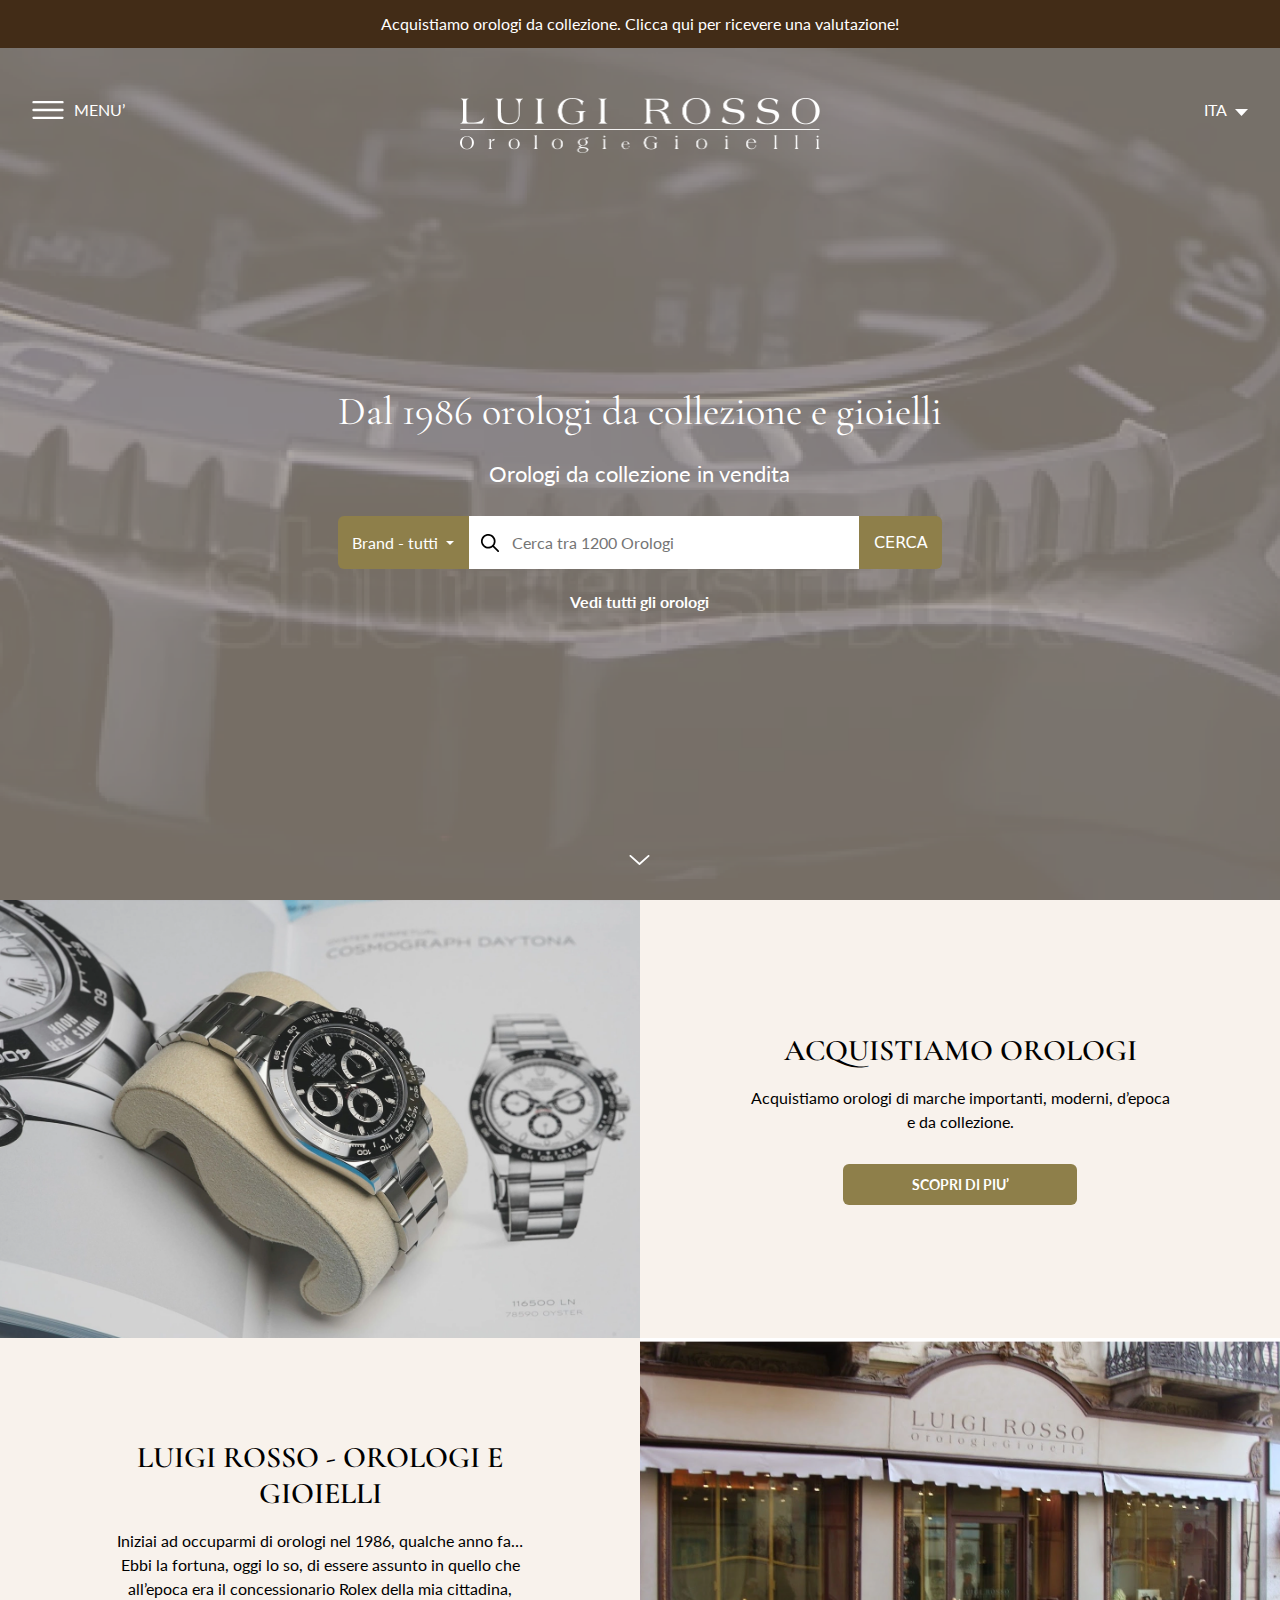
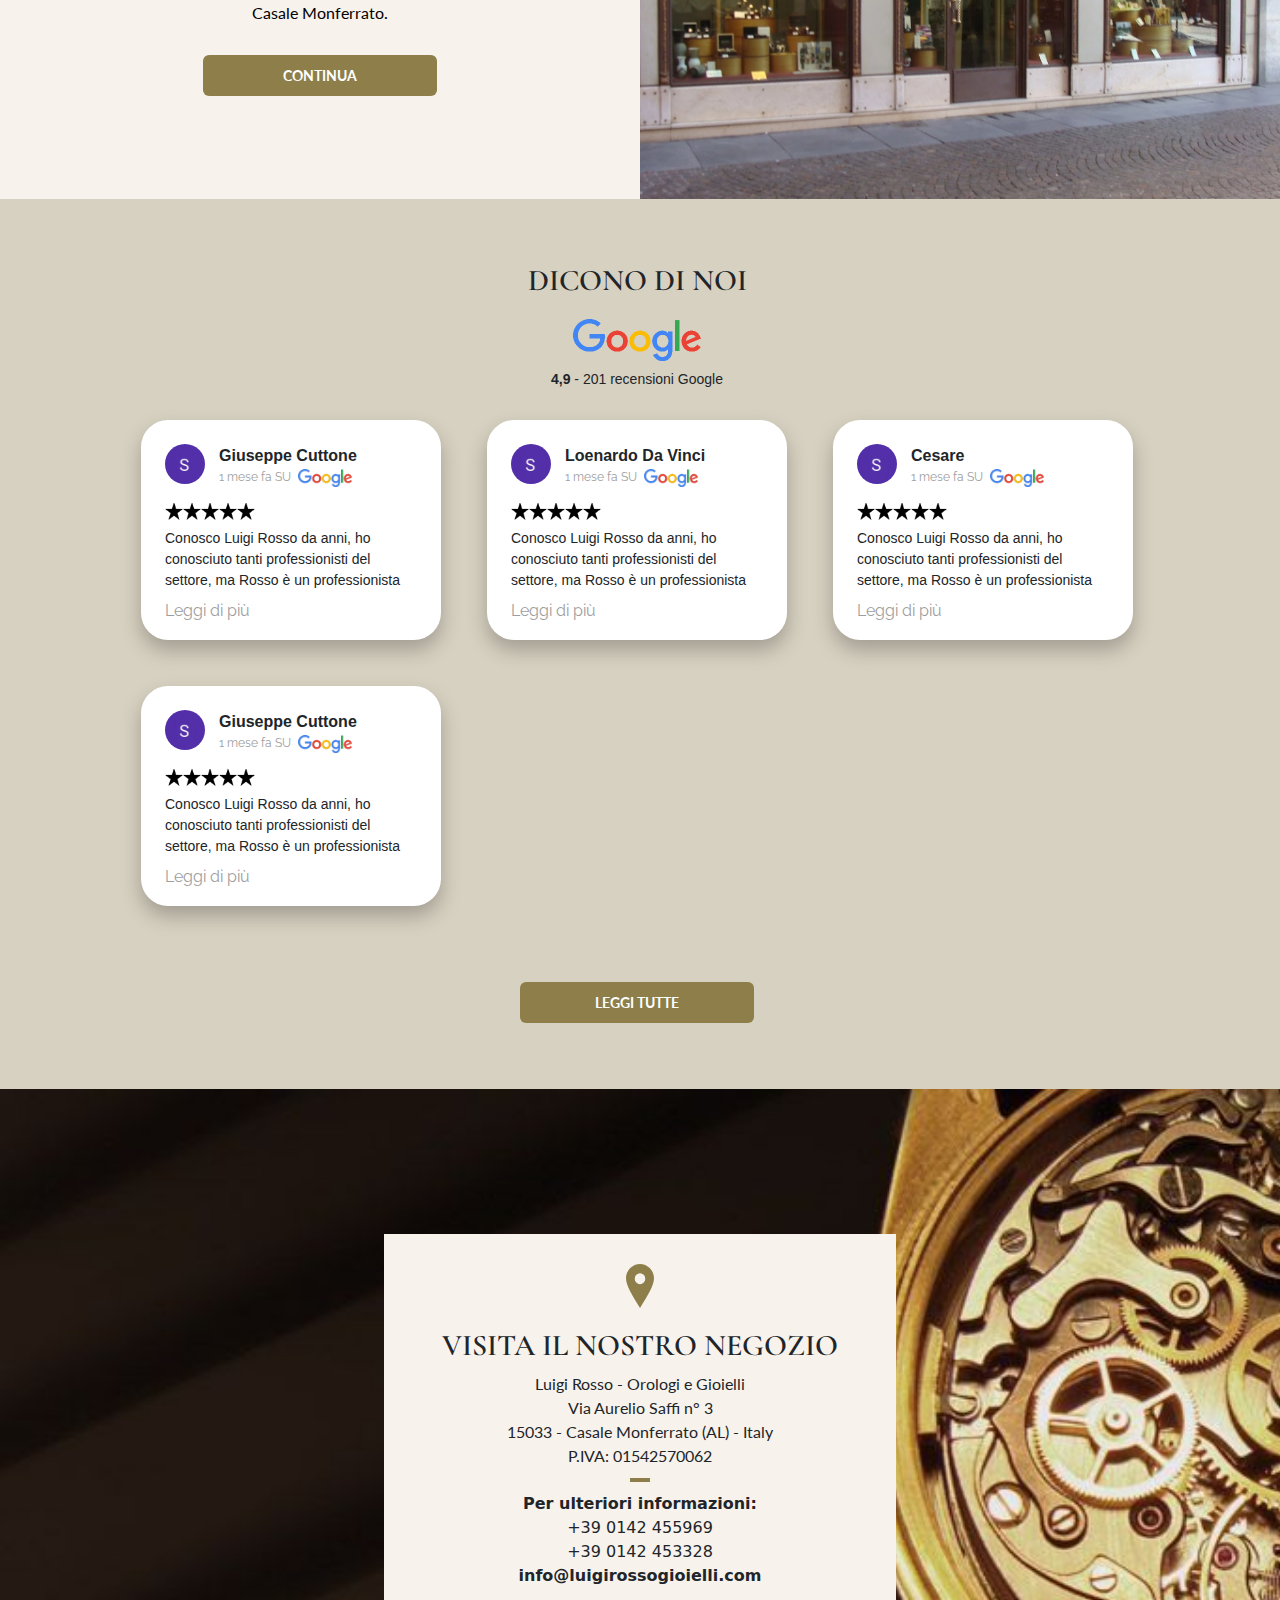
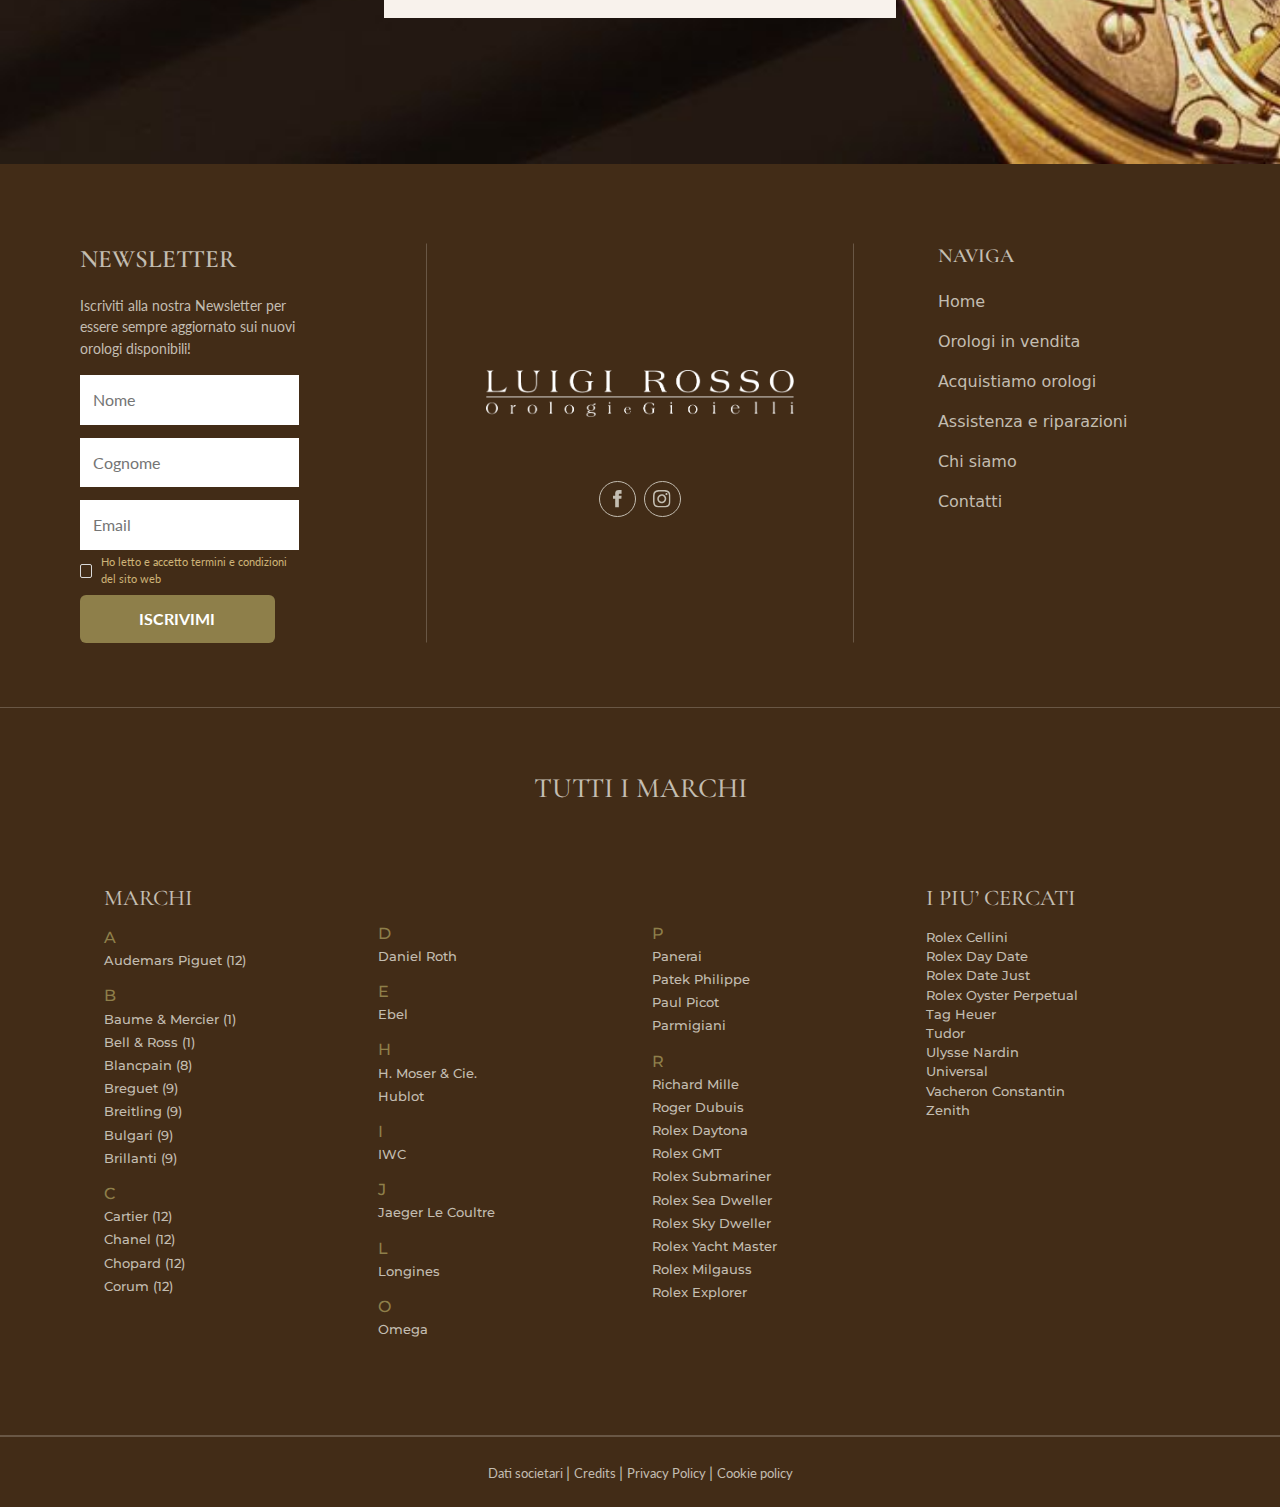
<file: html_challenge/index.html>
<!DOCTYPE html>
<html lang="en">
  <head>
    <meta charset="UTF-8" />
    <meta
      name="viewport"
      content="width=device-width, initial-scale=1.0, maximum-scale=1.0"
    />

    <link
      href="https://cdn.jsdelivr.net/npm/bootstrap@5.3.3/dist/css/bootstrap.min.css"
      rel="stylesheet"
      integrity="sha384-QWTKZyjpPEjISv5WaRU9OFeRpok6YctnYmDr5pNlyT2bRjXh0JMhjY6hW+ALEwIH"
      crossorigin="anonymous"
    />
    <link type="text/css" rel="stylesheet" href="index.css" />
    <title>Luigi Rosso</title>
  </head>
  <body>
    <!-- HERO -->
    <div id="hero" class="position-relative">
      <div
        class="vh-100 w-100 d-sm-none position-absolute top-0 start-0 ratio"
        style="
          background: url('./assets/hero-mobile.jpg');
          z-index: -10;
          background-size: cover;
        "
      ></div>
      <video
        class="d-none d-sm-flex ratio-16x9 position-absolute top-0 start-0 h-100 w-100 object-fit-cover"
        style="z-index: -10"
        poster="./assets/hero.png"
        loop
        autoplay
      >
        <source src="./assets/hero-video.mp4" type="video/mp4" />
        Sorry, your browser doesn't support HTML5 video tag.
      </video>
      <div
        class="position-absolute h-100 w-100"
        style="background-color: var(--dark-brown-transparent); z-index: -1"
      ></div>
      <div class="container-fluid vh-100 w-100 p-0 d-flex flex-column">
        <header
          class="w-100 d-flex justify-content-center align-items-center bg-dark-brown"
        >
          <p
            class="text-white m-0 text-center text-11-to-16 lato-regular"
            style="padding: 0.75rem 0px"
          >
            Acquistiamo orologi da collezione. Clicca qui per ricevere una
            valutazione!
          </p>
        </header>
        <div
          class="row flex-grow-1 d-none d-sm-flex"
          style="margin: 3.15rem 2rem 0px 2rem"
        >
          <div class="col-2 p-0">
            <a
              class="text-white text-16 lato-regular text-center d-inline-flex align-items-center menu-button"
              style="gap: 0.6rem"
            >
              <img src="./assets/menu.svg" height="18" width="32" />
              MENU’
            </a>
          </div>
          <div
            class="col-8 p-0 d-flex flex-column align-items-center justify-content-between"
          >
            <img src="./assets/title.png" width="360" height="55" />
            <main class="d-flex flex-column align-items-center">
              <h1
                class="cormorant-garamond-regular text-white text-40"
                style="margin-bottom: 26px"
              >
                Dal 1986 orologi da collezione e gioielli
              </h1>
              <h2
                class="lato-regular text-white text-22"
                style="margin-bottom: 28px"
              >
                Orologi da collezione in vendita
              </h2>
              <form class="d-flex flex-row w-100" style="margin-bottom: 21px">
                <div class="dropdown lato-regular">
                  <button
                    class="dropdown-toggle border-0 lato-regular bg-light-brown text-white text-16"
                    style="padding: 0.9rem; border-radius: 6px 0px 0px 6px"
                    type="button"
                    id="dropdownMenuButton1"
                    data-bs-toggle="dropdown"
                    aria-expanded="false"
                  >
                    Brand - tutti
                  </button>
                  <ul
                    class="dropdown-menu"
                    aria-labelledby="dropdownMenuButton1"
                  >
                    <li><a class="dropdown-item" href="#">Watch</a></li>
                    <li>
                      <a class="dropdown-item" href="#">Jewelry</a>
                    </li>
                  </ul>
                </div>
                <div class="input-group">
                  <span
                    class="input-group-text rounded-0 border-0 bg-white"
                    id="basic-addon1"
                    ><img src="./assets/len.svg"
                  /></span>
                  <input
                    type="text"
                    class="lato-regular border-0 flex-fill"
                    placeholder="Cerca tra 1200 Orologi"
                  />
                </div>
                <button
                  class="bg-light-brown text-white text-16 border-0"
                  style="border-radius: 0px 6px 6px 0px; padding: 0.9rem"
                >
                  CERCA
                </button>
              </form>
              <a class="text-white text-16 lato-bold">Vedi tutti gli orologi</a>
            </main>
            <a style="margin-bottom: 28px"
              ><img
                src="./assets/arrow-down-outline.svg"
                height="10"
                width="21"
            /></a>
          </div>
          <div class="col-2 p-0 position-relative">
            <a
              class="text-white text-16 lato-regular text-center position-absolute end-0"
            >
              ITA
              <img
                src="./assets/arrow-down.svg"
                height="7"
                width="13"
                style="margin-left: 0.3rem"
              />
            </a>
          </div>
        </div>
        <!-- NAV MOBILE -->
        <div class="d-sm-none row" style="padding: 1.13rem 1.25rem 0px 1.25rem">
          <div class="d-flex flex-row justify-content-between">
            <a
              class="menu-button lato-regular text-center d-flex align-items-center"
              style="gap: 0.6rem"
            >
              <img src="./assets/menu.svg" height="18" width="32" />
            </a>
            <a class="text-white text-16 lato-regular text-center">
              ITA
              <img
                src="./assets/arrow-down.svg"
                height="7"
                width="13"
                style="margin-left: 0.3rem"
              />
            </a>
          </div>
        </div>
        <div class="d-sm-none row flex-grow-1" style="padding: 0px 1.25rem">
          <div
            class="d-flex flex-column align-items-center justify-content-center"
          >
            <img
              src="./assets/title.png"
              width="276"
              height="42"
              style="margin-bottom: 27px"
            />
            <h1
              class="cormorant-garamond-regular text-white text-28"
              style="margin-bottom: 34px"
            >
              Dal 1986 orologi da collezione e gioielli
            </h1>
            <h2
              class="lato-regular text-white text-14"
              style="margin-bottom: 10px"
            >
              Orologi da collezione in vendita
            </h2>
            <form class="d-flex flex-column w-100" style="margin-bottom: 21px">
              <div class="dropdown lato-regular">
                <button
                  class="dropdown-toggle border-0 lato-regular bg-light-brown text-white text-14 w-100 d-flex justify-content-between align-items-center"
                  style="
                    padding: 0.75rem 1.25rem;
                    border-radius: 8px 8px 0px 0px;
                  "
                  type="button"
                  id="dropdownMenuButton1"
                  data-bs-toggle="dropdown"
                  aria-expanded="false"
                >
                  Brand - tutti
                </button>
                <ul
                  class="dropdown-menu w-100"
                  aria-labelledby="dropdownMenuButton1"
                >
                  <li><a class="dropdown-item" href="#">Watch</a></li>
                  <li>
                    <a class="dropdown-item" href="#">Jewelry</a>
                  </li>
                </ul>
              </div>
              <div
                class="bg-white text-center"
                style="border-radius: 0px 0px 8px 8px; margin-bottom: 10px"
              >
                <label class="label-icon">
                  <input
                    type="text"
                    class="lato-regular border-0 flex-fill text-14"
                    style="padding: 1rem 2rem"
                    placeholder="Cerca tra 1200 Orologi"
                  />
                </label>
              </div>
              <button
                class="bg-light-brown lato-bold text-white text-16 border-0"
                style="border-radius: 8px; padding: 0.75rem"
              >
                CERCA
              </button>
            </form>
            <a class="text-white text-16 lato-bold">Vedi tutti gli orologi</a>
          </div>
        </div>
      </div>
    </div>
    <!-- MENU -->
    <div id="menu-view" class="container-fluid custom-hide-menu">
      <div
        class="h-100 w-100 d-flex justify-content-center position-relative"
        style="margin: 3.15rem 2rem 0px 2rem"
      >
        <a
          id="close-menu-button"
          class="text-white text-16 lato-regular text-center d-inline-flex align-items-center position-absolute start-0 top-0"
          style="gap: 0.6rem"
        >
          <img src="./assets/cross.svg" height="25" width="25" />
          CHIUDI
        </a>
        <div
          class="d-flex flex-column align-items-center"
          style="margin-top: 4rem; gap: 2.3rem"
        >
          <img src="./assets/title.png" height="50" width="326" />
          <div class="text-center">
            <a class="custom-menu-h2">ROLOGI IN VENDITA</a>
            <p class="custom-menu-p">DA COLLEZIONE</p>
          </div>
          <div class="text-center">
            <a class="custom-menu-h2">ACQUISTO OROLOGI</a>
            <p class="custom-menu-p">VUOI VENDERE IL TUO?</p>
          </div>
          <div class="text-center">
            <a class="custom-menu-h2">ASSISTENZA</a>
            <p class="custom-menu-p">E RIPARAZIONI</p>
          </div>
          <div class="text-center">
            <a class="custom-menu-h2">LUIGI ROSSO</a>
            <p class="custom-menu-p">CHI SIAMO</p>
          </div>
          <a class="custom-menu-h2">CONTATTI</a>
          <div class="d-inline-flex gap-2">
            <img src="./assets/facebook_icon.svg" />
            <img src="./assets/instagram_icon.svg" />
          </div>
        </div>
      </div>
    </div>
    <!-- FEATURES -->
    <div id="features" class="container-fluid">
      <div class="row d-none d-sm-flex">
        <div class="col-6 p-0">
          <img
            src="./assets/image_1.png"
            height="493"
            class="w-100 h-100 ratio-1x1"
          />
        </div>
        <div
          class="col-6 p-0 bg-light-yellow d-flex justify-content-center align-items-center"
        >
          <div
            class="col-sm-8 text-black align-items-center d-flex flex-column"
          >
            <h3
              class="cormorant-garamond-semibold custom-feature-h3 text-center text-30-to-25"
            >
              ACQUISTIAMO OROLOGI
            </h3>
            <p class="lato-regular custom-feature-p text-center text-16-to-14">
              Acquistiamo orologi di marche importanti, moderni, d’epoca e da
              collezione.
            </p>
            <button
              class="btn btn-primary lato-bold custom-feature-button"
              type="submit"
            >
              SCOPRI DI PIU’
            </button>
          </div>
        </div>
      </div>
      <div class="row d-none d-sm-flex">
        <div
          class="col-6 p-0 bg-light-yellow d-flex justify-content-center align-items-center"
        >
          <div
            class="col-sm-8 text-black align-items-center d-flex flex-column"
          >
            <h3
              class="cormorant-garamond-semibold custom-feature-h3 text-center text-30-to-25"
            >
              LUIGI ROSSO - OROLOGI E GIOIELLI
            </h3>
            <p class="lato-regular custom-feature-p text-center text-16-to-14">
              Iniziai ad occuparmi di orologi nel 1986, qualche anno fa… Ebbi la
              fortuna, oggi lo so, di essere assunto in quello che all’epoca era
              il concessionario Rolex della mia cittadina, Casale Monferrato.
            </p>
            <button
              class="btn btn-primary lato-bold custom-feature-button"
              type="submit"
            >
              CONTINUA
            </button>
          </div>
        </div>
        <div class="col-6 p-0">
          <img
            src="./assets/image_2.png"
            style="aspect-ratio: 360/259"
            class="w-100 h-100"
          />
        </div>
      </div>
      <!-- FEATURES MOBILE -->
      <div class="row d-sm-none vh-100">
        <div
          class="bg-light-yellow d-flex justify-content-center align-items-center"
          style="padding: 40px"
        >
          <div
            class="text-black justify-content-center align-items-center d-flex flex-column"
          >
            <h3
              class="cormorant-garamond-semibold custom-feature-h3 text-center text-30-to-25"
            >
              ACQUISTIAMO OROLOGI
            </h3>
            <p class="lato-regular custom-feature-p text-center text-16-to-14">
              Acquistiamo orologi di marche importanti, moderni, d’epoca e da
              collezione.
            </p>
            <button
              class="btn btn-primary lato-bold custom-feature-button"
              type="submit"
            >
              SCOPRI DI PIU’
            </button>
          </div>
        </div>
        <div
          class="p-0 w-100 h-auto"
          style="
            background: url('./assets/image_1.png');
            background-size: cover;
            aspect-ratio: 720/493;
          "
        ></div>
      </div>
      <div class="row d-sm-none vh-100">
        <div
          class="bg-light-yellow d-flex justify-content-center align-items-center"
          style="padding: 40px"
        >
          <div
            class="text-black justify-content-center align-items-center d-flex flex-column"
          >
            <h3
              class="cormorant-garamond-semibold custom-feature-h3 text-center text-30-to-25"
            >
              LUIGI ROSSO OROLOGI E GIOIELLI
            </h3>
            <p class="lato-regular custom-feature-p text-center text-16-to-14">
              Iniziai ad occuparmi di orologi nel 1986, qualche anno fa… Ebbi la
              fortuna, oggi lo so, di essere assunto in quello che all’epoca era
              il concessionario Rolex della mia cittadina, Casale Monferrato.
            </p>
            <button
              class="btn btn-primary lato-bold custom-feature-button"
              type="submit"
            >
              CONTINUA
            </button>
          </div>
        </div>
        <div
          class="p-0 w-100 h-auto"
          style="
            background: url('./assets/image_2.png');
            background-size: cover;
            aspect-ratio: 360/259;
          "
        ></div>
      </div>
    </div>
    <!-- REVIEWS -->
    <div
      id="reviews"
      class="container-fluid bg-semi-dark-yellow"
      style="padding: 64px 72px 66px 66px"
    >
      <div
        class="row justify-content-center align-content-center"
        style="font-size: 30px"
      >
        <div
          class="justify-content-center align-items-center cormorant-garamond-semibold"
        >
          <h3 class="cormorant-garamond-semibold custom-feature-h3 text-center">
            DICONO DI NOI
          </h3>
          <div class="d-flex justify-content-center align-items-center">
            <img
              src="./assets/google_logo_big.png"
              style="margin-bottom: 8px; margin-top: 20px"
              height="42px"
              width="128px"
            />
          </div>
          <p
            class="text-center arial-regular"
            style="font-size: 14px; margin-bottom: 30px"
          >
            <span class="arial-bold">4,9</span> - 201 recensioni Google
          </p>
        </div>
      </div>
      <div id="reviewsContainer" class="row d-none d-sm-grid"></div>
      <!-- REVIEW CAROUSEL MOBILE -->
      <div id="carouselReviewsContainer" class="row d-sm-none d-flex"></div>
      <div class="text-center d-sm-none">
        <span class="custom-carousel-dot"></span>
        <span class="custom-carousel-dot"></span>
        <span class="custom-carousel-dot"></span>
      </div>
      <div class="row justify-content-center align-items-center">
        <button
          class="btn btn-primary lato-bold custom-feature-button"
          type="submit"
        >
          LEGGI TUTTE
        </button>
      </div>
    </div>
    <!-- CONTACT -->
    <div class="position-relative p-0 w-100">
      <div class="container-fluid contactContainer">
        <div class="contactCard">
          <img src="./assets/pin.svg" height="43.48px" width="28.99px" />
          <h3
            class="cormorant-garamond-semibold custom-feature-h3 text-center"
            style="margin: 20px 0px 8px 0px"
          >
            VISITA IL NOSTRO NEGOZIO
          </h3>
          <div class="text-center lato-regular" style="font-size: 16px">
            <p>Luigi Rosso - Orologi e Gioielli</p>
            <p>Via Aurelio Saffi n° 3</p>
            <p>15033 - Casale Monferrato (AL) - Italy</p>
            <p>P.IVA: 01542570062</p>
          </div>
          <div
            style="width: 1.3rem; border: 2px solid #8e7f4a; margin: 10px 0px"
          ></div>
          <strong>Per ulteriori informazioni:</strong>
          <p>+39 0142 455969</p>
          <p>+39 0142 453328</p>
          <strong>info@luigirossogioielli.com</strong>
        </div>
      </div>
    </div>
    <!-- FOOTER -->
    <div class="container-fluid bg-dark-brown min-vh-100">
      <div
        class="row"
        style="
          padding: 5rem 0px 4rem 0px;
          border-bottom: 1px solid var(--light-grey-transparent);
        "
      >
        <div
          class="col-12 col-md-4 d-flex flex-column justify-content-center position-relative text-center text-md-start text-light-grey custom-padding-new-letter"
        >
          <h3 class="cormorant-garamond-semibold m-0 text-25">NEWSLETTER</h3>
          <p
            class="lato-regular px-md-0 px-2 text-14"
            style="margin-top: 1.3rem; margin-bottom: 1rem"
          >
            Iscriviti alla nostra Newsletter per essere sempre aggiornato sui
            nuovi orologi disponibili!
          </p>
          <form
            class="lato-regular d-flex flex-column justify-content-sm-start justify-content-center"
          >
            <input
              type="text"
              class="lato-regular border-0 flex-fill margin-vertical-08"
              style="padding: 0.8rem"
              placeholder="Nome"
            />
            <input
              type="text"
              class="lato-regular border-0 flex-fill margin-vertical-08"
              style="padding: 0.8rem"
              placeholder="Cognome"
            />
            <input
              type="email"
              class="lato-regular border-0 flex-fill margin-vertical-08"
              style="padding: 0.8rem"
              placeholder="Email"
            />
            <input
              name="cssCheckbox"
              id="demo_opt_1"
              type="checkbox"
              class="css-checkbox"
            />
            <label for="demo_opt_1"
              >Ho letto e accetto termini e condizioni del sito web</label
            >
            <button
              class="lato-bold bg-light-brown text-white border-0 me-sm-4 mx-sm-0 mx-4"
              type="submit"
              style="margin-top: 1rem; padding: 12px 0px; border-radius: 6px"
            >
              ISCRIVIMI
            </button>
          </form>
          <div
            class="position-absolute end-0 top-50 bottom-50 translate-middle-y"
            style="
              border-right: 1px solid var(--light-grey-transparent);
              height: 100%;
            "
          ></div>
        </div>
        <div
          class="col-4 d-none d-md-flex flex-column justify-content-center align-items-center"
        >
          <img
            src="./assets/title.png"
            width="308.1px"
            height="46.83px"
            style="aspect-ratio: 721/110; margin-bottom: 4rem"
          />
          <div class="d-flex justify-content-center" style="gap: 8px">
            <a class="d-inline-flex"
              ><img src="./assets/facebook_icon.svg"
            /></a>
            <a class="d-inline-flex"
              ><img src="./assets/instagram_icon.svg"
            /></a>
          </div>
        </div>
        <div
          class="col-4 d-none d-md-flex justify-content-center position-relative"
          style="color: var(--light-grey); padding-right: 5rem"
        >
          <div
            class="d-flex flex-column justify-content-start align-items-start"
          >
            <h3
              class="cormorant-garamond-semibold"
              style="font-size: 20px; margin-bottom: 1.4rem"
            >
              NAVIGA
            </h3>
            <nav class="d-flex flex-column gap-3">
              <a>Home</a>
              <a>Orologi in vendita</a>
              <a>Acquistiamo orologi</a>
              <a>Assistenza e riparazioni</a>
              <a>Chi siamo</a>
              <a>Contatti</a>
            </nav>
          </div>
          <div
            class="position-absolute start-0 top-50 bottom-50 translate-middle-y"
            style="
              border-right: 1px solid var(--light-grey-transparent);
              height: 100%;
            "
          ></div>
        </div>
      </div>
      <div class="row custom-footer-marchi">
        <h3 class="d-none d-sm-block text-center" style="margin-bottom: 5rem">
          TUTTI I MARCHI
        </h3>
        <h3 class="text-center d-sm-none text-25">MARCHI</h3>
        <div class="row d-none d-sm-flex">
          <div class="col-3 d-flex flex-column gap-3">
            <h3 style="font-size: 1.4rem; margin: 0px">MARCHI</h3>
            <div class="d-flex flex-column gap-1">
              <h4 class="custom-footer-h4">A</h4>
              <a class="custom-footer-link">Audemars Piguet (12)</a>
            </div>
            <div class="d-flex flex-column gap-1">
              <h4 class="custom-footer-h4">B</h4>
              <a class="custom-footer-link">Baume & Mercier (1)</a>
              <a class="custom-footer-link">Bell & Ross (1)</a>
              <a class="custom-footer-link">Blancpain (8)</a>
              <a class="custom-footer-link">Breguet (9)</a>
              <a class="custom-footer-link">Breitling (9)</a>
              <a class="custom-footer-link">Bulgari (9)</a>
              <a class="custom-footer-link">Brillanti (9)</a>
            </div>
            <div class="d-flex flex-column gap-1">
              <h4 class="custom-footer-h4">C</h4>
              <a class="custom-footer-link">Cartier (12)</a>
              <a class="custom-footer-link">Chanel (12)</a>
              <a class="custom-footer-link">Chopard (12)</a>
              <a class="custom-footer-link">Corum (12)</a>
            </div>
          </div>
          <div class="col-3 d-flex flex-column gap-3">
            <div style="height: 1.4rem"></div>
            <div class="d-flex flex-column gap-1">
              <h4 class="custom-footer-h4">D</h4>
              <a class="custom-footer-link">Daniel Roth</a>
            </div>
            <div class="d-flex flex-column gap-1">
              <h4 class="custom-footer-h4">E</h4>
              <a class="custom-footer-link">Ebel</a>
            </div>
            <div class="d-flex flex-column gap-1">
              <h4 class="custom-footer-h4">H</h4>
              <a class="custom-footer-link">H. Moser & Cie.</a>
              <a class="custom-footer-link">Hublot</a>
            </div>
            <div class="d-flex flex-column gap-1">
              <h4 class="custom-footer-h4">I</h4>
              <a class="custom-footer-link">IWC</a>
            </div>
            <div class="d-flex flex-column gap-1">
              <h4 class="custom-footer-h4">J</h4>
              <a class="custom-footer-link">Jaeger Le Coultre</a>
            </div>
            <div class="d-flex flex-column gap-1">
              <h4 class="custom-footer-h4">L</h4>
              <a class="custom-footer-link">Longines</a>
            </div>
            <div class="d-flex flex-column gap-1">
              <h4 class="custom-footer-h4">O</h4>
              <a class="custom-footer-link">Omega</a>
            </div>
          </div>
          <div class="col-3 d-flex flex-column gap-3">
            <div style="height: 1.4rem"></div>
            <div class="d-flex flex-column gap-1">
              <h4 class="custom-footer-h4">P</h4>
              <a class="custom-footer-link">Panerai</a>
              <a class="custom-footer-link">Patek Philippe</a>
              <a class="custom-footer-link">Paul Picot</a>
              <a class="custom-footer-link">Parmigiani</a>
            </div>
            <div class="d-flex flex-column gap-1">
              <h4 class="custom-footer-h4">R</h4>
              <a class="custom-footer-link">Richard Mille</a>
              <a class="custom-footer-link">Roger Dubuis</a>
              <a class="custom-footer-link">Rolex Daytona</a>
              <a class="custom-footer-link">Rolex GMT</a>
              <a class="custom-footer-link">Rolex Submariner</a>
              <a class="custom-footer-link">Rolex Sea Dweller</a>
              <a class="custom-footer-link">Rolex Sky Dweller</a>
              <a class="custom-footer-link">Rolex Yacht Master</a>
              <a class="custom-footer-link">Rolex Milgauss</a>
              <a class="custom-footer-link">Rolex Explorer</a>
            </div>
          </div>
          <div class="col-3 d-flex flex-column gap-3">
            <h3 style="font-size: 1.4rem; margin: 0px">I PIU’ CERCATI</h3>
            <div class="d-flex flex-column">
              <a class="custom-footer-link">Rolex Cellini</a>
              <a class="custom-footer-link">Rolex Day Date</a>
              <a class="custom-footer-link">Rolex Date Just</a>
              <a class="custom-footer-link">Rolex Oyster Perpetual</a>
              <a class="custom-footer-link">Tag Heuer</a>
              <a class="custom-footer-link">Tudor</a>
              <a class="custom-footer-link">Ulysse Nardin</a>
              <a class="custom-footer-link">Universal</a>
              <a class="custom-footer-link">Vacheron Constantin</a>
              <a class="custom-footer-link">Zenith</a>
            </div>
          </div>
        </div>
        <!-- FOOTER CAROUSEL MOBILE -->
        <div
          class="row d-sm-none p-0"
          style="margin-top: 2.37rem; margin-bottom: 2rem"
        >
          <div class="footer-column">
            <div class="col-6 d-flex flex-column gap-3">
              <h3
                class="d-none d-sm-block"
                style="font-size: 1.4rem; margin: 0px"
              >
                MARCHI
              </h3>
              <div class="d-flex flex-column gap-1">
                <h4 class="custom-footer-h4">A</h4>
                <a class="custom-footer-link">Audemars Piguet (12)</a>
              </div>
              <div class="d-flex flex-column gap-1">
                <h4 class="custom-footer-h4">B</h4>
                <a class="custom-footer-link">Baume & Mercier (1)</a>
                <a class="custom-footer-link">Bell & Ross (1)</a>
                <a class="custom-footer-link">Blancpain (8)</a>
                <a class="custom-footer-link">Breguet (9)</a>
                <a class="custom-footer-link">Breitling (9)</a>
                <a class="custom-footer-link">Bulgari (9)</a>
                <a class="custom-footer-link">Brillanti (9)</a>
              </div>
              <div class="d-flex flex-column gap-1">
                <h4 class="custom-footer-h4">C</h4>
                <a class="custom-footer-link">Cartier (12)</a>
                <a class="custom-footer-link">Chanel (12)</a>
                <a class="custom-footer-link">Chopard (12)</a>
                <a class="custom-footer-link">Corum (12)</a>
              </div>
            </div>
            <div class="col-6 d-flex flex-column gap-3">
              <div class="d-flex flex-column gap-1">
                <h4 class="custom-footer-h4">D</h4>
                <a class="custom-footer-link">Daniel Roth</a>
              </div>
              <div class="d-flex flex-column gap-1">
                <h4 class="custom-footer-h4">E</h4>
                <a class="custom-footer-link">Ebel</a>
              </div>
              <div class="d-flex flex-column gap-1">
                <h4 class="custom-footer-h4">H</h4>
                <a class="custom-footer-link">H. Moser & Cie.</a>
                <a class="custom-footer-link">Hublot</a>
              </div>
              <div class="d-flex flex-column gap-1">
                <h4 class="custom-footer-h4">I</h4>
                <a class="custom-footer-link">IWC</a>
              </div>
              <div class="d-flex flex-column gap-1">
                <h4 class="custom-footer-h4">J</h4>
                <a class="custom-footer-link">Jaeger Le Coultre</a>
              </div>
              <div class="d-flex flex-column gap-1">
                <h4 class="custom-footer-h4">L</h4>
                <a class="custom-footer-link">Longines</a>
              </div>
              <div class="d-flex flex-column gap-1">
                <h4 class="custom-footer-h4">O</h4>
                <a class="custom-footer-link">Omega</a>
              </div>
            </div>
          </div>
          <div class="footer-column">
            <div class="col-6 d-flex flex-column gap-3">
              <div class="d-flex flex-column gap-1">
                <h4 class="custom-footer-h4">P</h4>
                <a class="custom-footer-link">Panerai</a>
                <a class="custom-footer-link">Patek Philippe</a>
                <a class="custom-footer-link">Paul Picot</a>
                <a class="custom-footer-link">Parmigiani</a>
              </div>
              <div class="d-flex flex-column gap-1">
                <h4 class="custom-footer-h4">R</h4>
                <a class="custom-footer-link">Richard Mille</a>
                <a class="custom-footer-link">Roger Dubuis</a>
                <a class="custom-footer-link">Rolex Daytona</a>
                <a class="custom-footer-link">Rolex GMT</a>
                <a class="custom-footer-link">Rolex Submariner</a>
                <a class="custom-footer-link">Rolex Sea Dweller</a>
                <a class="custom-footer-link">Rolex Sky Dweller</a>
                <a class="custom-footer-link">Rolex Yacht Master</a>
                <a class="custom-footer-link">Rolex Milgauss</a>
                <a class="custom-footer-link">Rolex Explorer</a>
              </div>
            </div>
            <div class="col-6 d-flex flex-column gap-3">
              <div class="d-flex flex-column">
                <a class="custom-footer-link">Rolex Cellini</a>
                <a class="custom-footer-link">Rolex Day Date</a>
                <a class="custom-footer-link">Rolex Date Just</a>
                <a class="custom-footer-link">Rolex Oyster Perpetual</a>
                <a class="custom-footer-link">Tag Heuer</a>
                <a class="custom-footer-link">Tudor</a>
                <a class="custom-footer-link">Ulysse Nardin</a>
                <a class="custom-footer-link">Universal</a>
                <a class="custom-footer-link">Vacheron Constantin</a>
                <a class="custom-footer-link">Zenith</a>
              </div>
            </div>
          </div>
        </div>
        <div class="text-center d-sm-none">
          <span class="custom-footer-carousel-dot"></span>
          <span class="custom-footer-carousel-dot"></span>
        </div>
      </div>
      <div class="row">
        <div
          class="d-sm-none d-flex flex-column justify-content-center align-items-center"
          style="padding: 2.5rem 1rem"
        >
          <h3
            class="cormorant-garamond-semibold text-light-grey text-center"
            style="font-size: 25px; margin-bottom: 1.4rem"
          >
            NAVIGA
          </h3>
          <nav class="d-flex flex-column gap-3 text-center text-light-grey">
            <a>Home</a>
            <a>Orologi in vendita</a>
            <a>Acquistiamo orologi</a>
            <a>Assistenza e riparazioni</a>
            <a>Chi siamo</a>
            <a>Contatti</a>
          </nav>
        </div>
      </div>
      <div class="row d-sm-none" style="padding: 2rem">
        <img
          src="./assets/title.png"
          width="308.1"
          height="46.83"
          style="aspect-ratio: 721/110; margin-bottom: 4rem"
        />
        <div class="d-flex justify-content-center" style="gap: 8px">
          <a class="d-inline-flex"><img src="./assets/facebook_icon.svg" /></a>
          <a class="d-inline-flex"><img src="./assets/instagram_icon.svg" /></a>
        </div>
      </div>
      <div
        class="row"
        style="
          border-top: 1px solid var(--light-grey-transparent);
          padding: 1.43rem;
        "
      >
        <div class="text-center text-light-grey lato-regular">
          <a class="text-light-grey" style="font-size: 13px">Dati societari </a>
          <span> | </span>
          <a class="text-light-grey" style="font-size: 13px">Credits </a>
          <span> | </span>
          <a class="text-light-grey" style="font-size: 13px">Privacy Policy </a>
          <span> | </span>
          <a class="text-light-grey" style="font-size: 13px">Cookie policy</a>
        </div>
      </div>
    </div>
    <script src="./main.js"></script>
    <script src="https://cdn.jsdelivr.net/npm/bootstrap@5.3.3/dist/js/bootstrap.bundle.min.js"></script>
  </body>
</html>
</file>
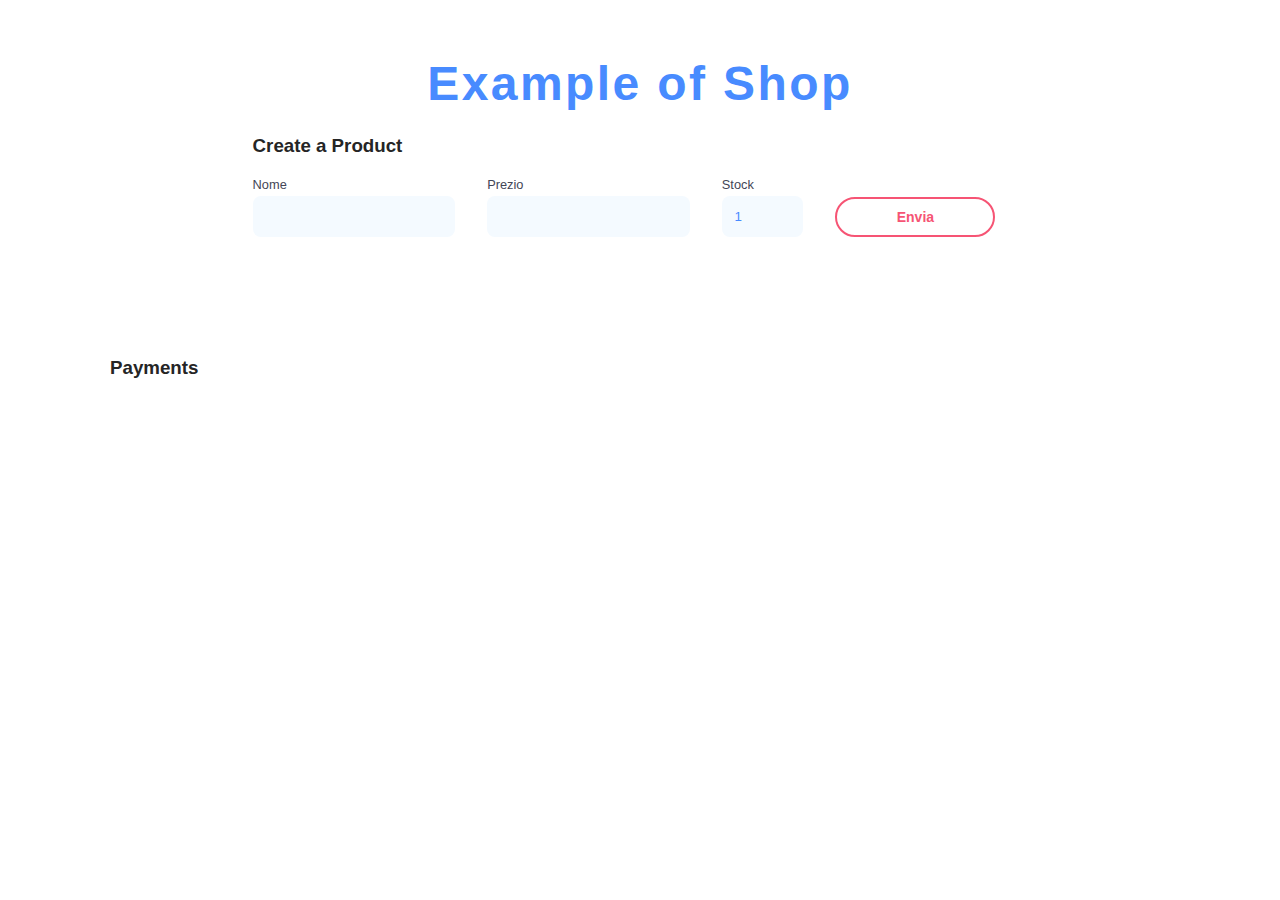
<file: api_challenge/public/index.html>
<!DOCTYPE html>
<html lang="en">
  <head>
    <meta charset="UTF-8" />
    <meta name="viewport" content="width=device-width, initial-scale=1.0" />
    <link rel="stylesheet" type="text/css" href="styles.css" />
    <title>Frontend Developer Test</title>
  </head>
  <body>
    <div class="container">
      <h2>Example of Shop</h2>
      <div class="form-wrapper">
        <h3>Create a Product</h3>
        <form id="form">
          <div>
            <label for="name">Nome</label>
            <input type="text" id="name" name="name" autocomplete="off" />
          </div>
          <div>
            <label for="price">Prezio</label>
            <input type="text" id="price" name="price" autocomplete="off" />
          </div>
          <div>
            <label for="stock">Stock </label>
            <input
              type="number"
              id="stock"
              name="stock"
              min="1"
              max="100"
              value="1"
            />
          </div>
          <button type="submit" id="button">Envia</button><br />
        </form>
        <p id="message"></p>
      </div>

      <div id="response"></div>
      <div class="payments-container">
        <h3>Payments</h3>
        <div id="checkouts"></div>
      </div>
    </div>
    <script src="requests/getAllCheckouts.js"></script>
    <script src="requests/checkoutProduct.js"></script>
    <script src="requests/createProduct.js"></script>
    <script src="requests/getAllProducts.js"></script>
    <script src="main.js"></script>
  </body>
</html>
</file>
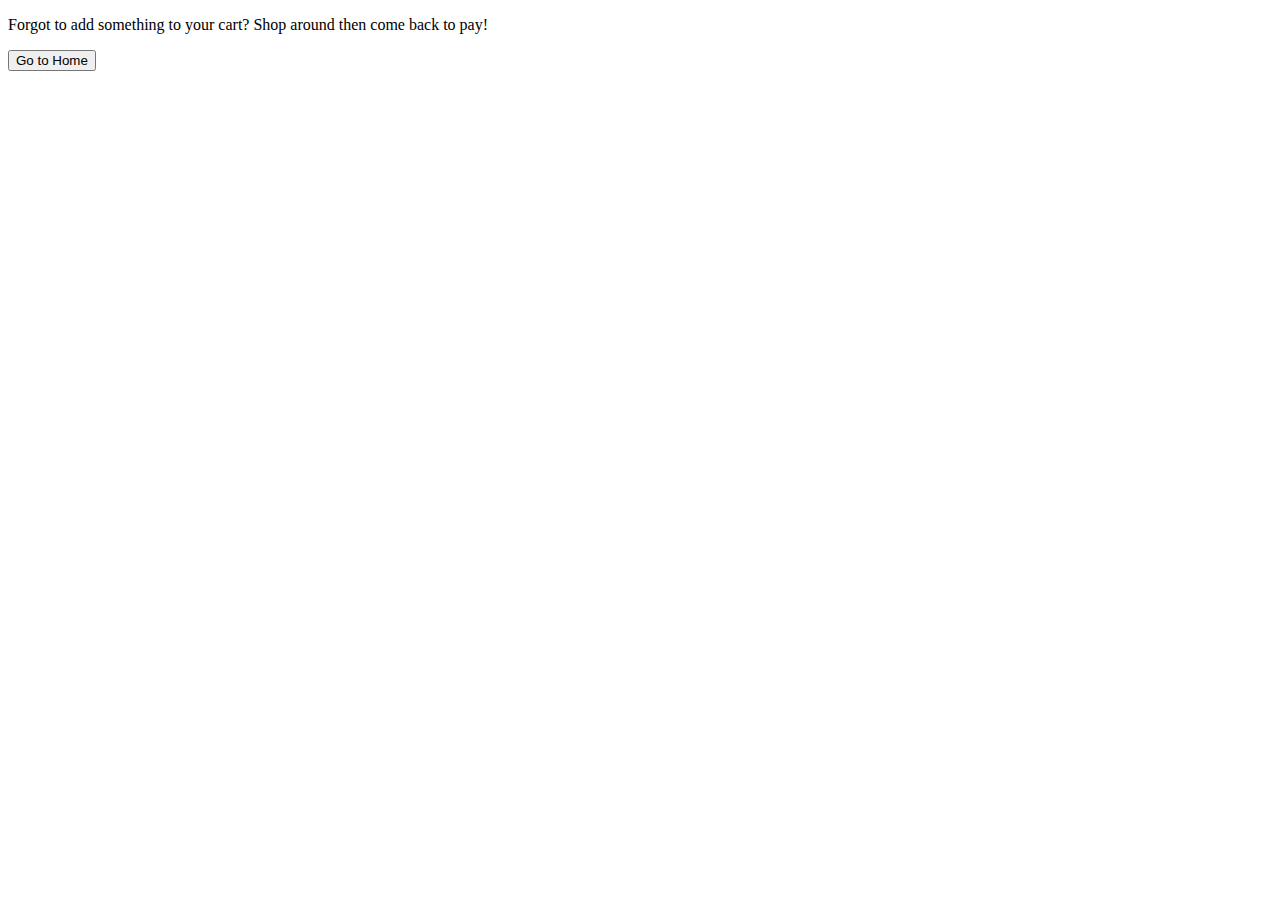
<file: api_challenge/public/cancel.html>
<!DOCTYPE html>
<html lang="en">
  <head>
    <meta charset="UTF-8" />
    <meta name="viewport" content="width=device-width, initial-scale=1.0" />
    <title>Checkout canceled</title>
  </head>
  <body>
    <section>
      <p>
        Forgot to add something to your cart? Shop around then come back to pay!
      </p>
    </section>
    <button onclick="window.location.href='index.html'">Go to Home</button>
  </body>
</html>
</file>
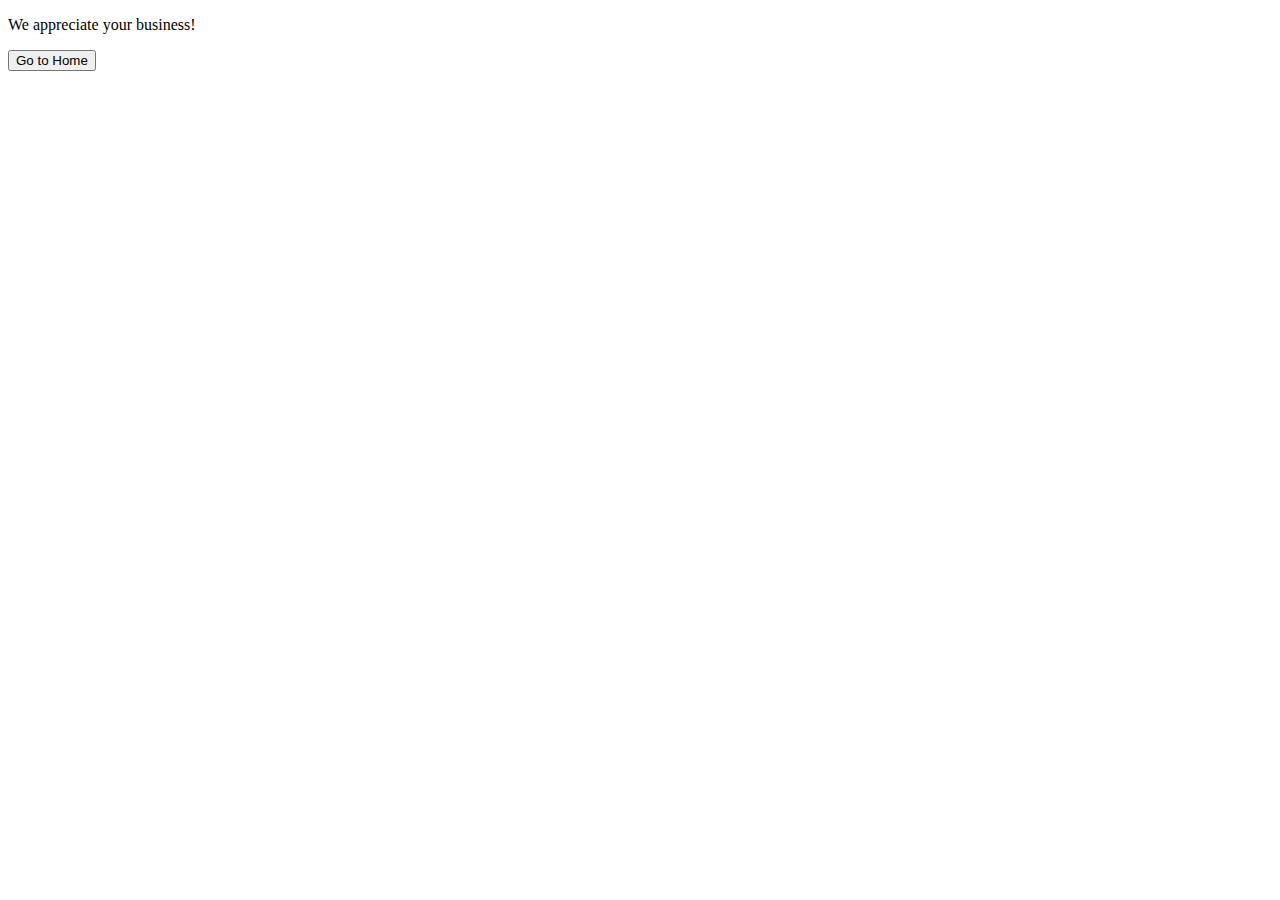
<file: api_challenge/public/success.html>
<!DOCTYPE html>
<html lang="en">
  <head>
    <meta charset="UTF-8" />
    <meta name="viewport" content="width=device-width, initial-scale=1.0" />
    <title>Document</title>
  </head>
  <body>
    <section>
      <p>We appreciate your business!</p>
    </section>
    <button onclick="window.location.href='index.html'">Go to Home</button>
  </body>
</html>
</file>
<file: html_challenge/index.css>
@import url("https://fonts.googleapis.com/css2?family=Cormorant+Garamond:wght@400;600&family=Lato:wght@400;700&family=Raleway&family=Montserrat:wght@500&display=swap");

:root {
  --light-brown: #8e7f4a;
  --dark-brown: #422c17;
  --dark-brown-transparent: rgba(66, 44, 23, 0.4);
  --white: #fff;
  --black: #000;
  --light-yellow: #f8f2ec;
  --yellow: #cdb378;
  --semi-dark-yellow: #d7d1c1;

  --grey: #9e9e9e;
  --dark-grey: #777777;
  --light-grey: #c3bdb1;
  --light-grey-transparent: rgba(195, 189, 177, 0.3);
}

/* CUSTOM FONTS */

.lato-regular {
  font-family: "Lato", sans-serif;
  font-weight: 400;
  font-style: normal;
}

.arial-regular {
  font-family: Arial, sans-serif;
  font-weight: 400;
  font-style: normal;
}

.arial-bold {
  font-family: Arial, sans-serif;
  font-weight: 700;
  font-style: normal;
}

.lato-bold {
  font-family: "Lato", sans-serif;
  font-weight: 700;
  font-style: normal;
}

.cormorant-garamond-regular {
  font-family: "Cormorant Garamond", serif;
  font-weight: 400;
  font-style: normal;
}

.cormorant-garamond-semibold {
  font-family: "Cormorant Garamond", serif;
  font-weight: 600;
  font-style: normal;
}

.raleway-regular {
  font-family: "Raleway", sans-serif;
  font-optical-sizing: auto;
  font-weight: 400;
  font-style: normal;
}

.montserrat-medium {
  font-family: "Montserrat", sans-serif;
  font-optical-sizing: auto;
  font-weight: 500;
  font-style: normal;
}

.text-11-to-16 {
  font-size: 0.7rem; /* 11px */
}

@media (min-width: 576px) {
  .text-11-to-16 {
    font-size: 1rem; /* 16px */
  }
}

.text-12 {
  font-size: 0.75rem; /* 12px */
}

.text-14 {
  font-size: 0.9rem; /* 14px */
}

.text-16 {
  font-size: 1rem; /* 16px */
}

.text-16-to-14 {
  font-size: 1rem;
}

@media (min-width: 576px) {
  .text-16-to-14 {
    font-size: 0.9rem;
  }
}

.text-20 {
  font-size: 1.25rem; /* 20px */
}

.text-22 {
  font-size: 1.4rem; /* 22px */
}

.text-25 {
  font-size: 1.57rem; /* 25px */
}

.text-30 {
  font-size: 1.9rem;
}

.text-30-to-25 {
  font-size: 1.9rem;
}

@media (min-width: 576px) {
  .text-30-to-25 {
    font-size: 1.57rem;
  }
}

.text-28 {
  font-size: 1.75rem; /* 28px */
}

.text-40 {
  font-size: 2.5rem; /* 40px */
}

/* CUSTOM CLASES */

.custom-overlay {
  z-index: -1;
}

.custom-overlay::before {
  content: "";
  position: absolute;
  top: 0;
  left: 0;
  width: 100%;
  height: 100%;
  z-index: 0;
  background-color: rgb(66, 44, 23, 0.4);
}

.custom-padding-header {
  font-size: 15px;
  padding-top: 12px;
  padding-bottom: 12px;
}

.custom-nav-container {
  margin: 50px 30px 0px 30px;
}

.custom-main-container {
  margin-top: 175px;
}

.custom-hero-button {
  background-color: transparent;
  margin: 0;
  padding: 0;
  border: none;
  color: var(--white);
  display: flex;
  justify-content: center;
  align-items: center;
  font-size: 16px;
}

.custom-hero-form {
  height: 48px;
  width: 613px;
  margin-top: 28px;
  margin-bottom: 21px;
}

.custom-hero-h1 {
  font-size: 43px;
  margin-bottom: 26px;
}

.custom-hero-h2 {
  font-size: 22px;
}

.custom-hero-dropdown {
  line-height: normal;
  border-radius: 6px 0px 0px 6px;
  height: 48px;
  font-size: 16px;
  padding: 15px 17px;
}

.custom-hero-input {
  border-radius: 0;
  border: none;
  padding: 15px 0px;
  height: 48px;
}

.custom-hero-input:focus {
  outline: none;
  border-color: var(--white);
  box-shadow: none;
}

.custom-hero-search {
  line-height: normal;
  font-size: 16px;
  padding: 15px 17px;
  border-radius: 0px 6px 6px 0px;
}

.label-icon {
  position: relative;
}

.label-icon::before {
  content: "";
  position: absolute;
  left: 0.8rem;
  top: 0;
  bottom: 0;
  width: 12px;
  background: url("./assets/len.svg") center / contain no-repeat;
}

.custom-hero-anchor {
  font-size: 16px;
  color: var(--white);
}

.custom-hero-arrow {
  display: flex;
  justify-content: center;
  align-items: center;
  border: none;
  background-color: transparent;
  height: 10px;
  width: 21px;
  margin-bottom: 30px;
}

.custom-menu-h2 {
  color: var(--white);
  font-size: 30px;
  font-family: "Cormorant Garamond", serif;
  font-weight: 600;
  font-style: normal;
}

.custom-menu-p {
  font-size: 14px;
  color: var(--yellow);
  font-family: "Lato", sans-serif;
  font-weight: 400;
  font-style: normal;
}

.custom-feature-h3 {
  font-size: 30px;
}

.custom-feature-p {
  font-size: 16px;
  margin-top: 17px;
  margin-bottom: 30px;
}

.custom-feature-button {
  font-size: 14px;
  border-radius: 6px;
  padding: 12px 0;
  width: 234px;
  line-height: normal;
}

.margin-vertical-08 {
  margin-bottom: 0.8rem;
}

.contactContainer {
  width: 100%;
  height: 100%;
  padding: 0;
}

@media (min-width: 576px) {
  .contactContainer {
    height: 675px;
    background: url("./assets/banner.jpg");
    background-size: cover;
    background-repeat: no-repeat;
    display: flex;
    flex-direction: column;
    justify-content: center;
    align-items: center;
  }
}

.contactCard {
  padding: 40px 30px;
  width: 100%;
  background-color: var(--light-yellow);
  display: flex;
  flex-direction: column;
  align-items: center;
}

@media (min-width: 576px) {
  .contactCard {
    padding: 30px 50px 30px 50px;
    width: 512px;
  }
}

.custom-footer-h4 {
  color: var(--light-brown);
  font-size: 1rem;
  font-family: "Montserrat", sans-serif;
  font-optical-sizing: auto;
  font-weight: 500;
  font-style: normal;
  margin: 0px;
}

.custom-footer-link {
  margin: 0px;
  color: var(--light-grey);
  font-size: 0.8rem;
  font-family: "Montserrat", sans-serif;
  font-optical-sizing: auto;
  font-weight: 500;
  font-style: normal;
}

.custom-footer-marchi {
  color: var(--light-grey);
  font-family: "Cormorant Garamond", serif;
  font-weight: 600;
  font-style: normal;
  font-size: 1.57rem;
  padding: 3rem 2rem;
  justify-content: center;
  border-bottom: 1px solid var(--light-grey-transparent);
}

@media (min-width: 576px) {
  .custom-footer-marchi {
    font-size: 1.9rem;
    padding: 4rem 5rem 6rem 5rem;
  }
}

.custom-padding-new-letter {
  padding: 2.18rem 2.81rem;
}

@media (min-width: 576px) {
  .custom-padding-new-letter {
    padding: 0px 8rem 0px 5rem;
  }
}

/* MENU */

.custom-show-menu {
  display: flex;
  height: 100vh;
  width: 100%;
  position: fixed;
  top: 0;
  z-index: 10;
  bottom: 0;
  left: 0;
  right: 0;
  background-color: var(--dark-brown);
}

.custom-hide-menu {
  display: none;
  height: 100vh;
  width: 100%;
  position: absolute;
  top: 0;
  bottom: 0;
  left: 0;
  right: 0;
  background-color: var(--dark-brown);
}

/* REVIEW CARD */
#reviewsContainer {
  justify-content: center;
  margin-bottom: 76px;
  gap: 46px;
  grid-template-columns: repeat(auto-fill, 300px);
}

.custom-review-card {
  border-radius: 27px;
  height: 220px;
  width: 300px;
  padding: 24px;
  background-color: var(--white);
  box-shadow: 0px 10px 20px rgba(0, 0, 0, 0.25);
  display: flex;
  flex-direction: column;
  position: relative;
}

/* CUSTOM FOOTER CAROUSEL */

.custom-footer-carousel-dot {
  cursor: pointer;
  height: 26px;
  width: 26px;
  margin-right: 2px;
  display: inline-flex;
  justify-content: center;
  border-radius: 50%;
  background-color: var(--white);
  border: 6px solid var(--white);
  transition: background-color 0.6s ease;
  margin: 20px 0;

  &:hover {
    background-color: var(--light-brown);
  }
}

.footer-column {
  display: none;
}

/* CUSTOM REVIEW CAROUSEL */

#carouselReviewsContainer {
  justify-content: center;
}

.custom-carousel-dot {
  cursor: pointer;
  height: 26px;
  width: 26px;
  margin-right: 2px;
  display: inline-flex;
  justify-content: center;
  border-radius: 50%;
  background-color: var(--white);
  border: 6px solid var(--white);
  transition: background-color 0.6s ease;
  margin: 20px 0;

  &:hover {
    background-color: var(--light-brown);
  }
}

.custom-active {
  background-color: var(--light-brown);
}

#carouselReviewsContainer > div {
  animation-name: fade;
  animation-duration: 1.5s;
}

@keyframes fade {
  from {
    opacity: 0.4;
  }
  to {
    opacity: 1;
  }
}

/* CUSTOM CHECKBOX */

.css-checkbox {
  position: absolute;
  overflow: hidden;
  clip: rect(0 0 0 0);
  height: 1px;
  width: 1px;
  margin: -1px;
  padding: 0;
  border: 0;
}

.css-checkbox + label {
  position: relative;
  font-size: 11px;
  cursor: pointer;
  display: inline-flex;
  align-items: center;
  height: 16px;
  gap: 6px;
  color: rgb(205, 179, 120);
}

.css-checkbox + label::before {
  content: " ";
  display: inline-block;
  vertical-align: middle;
  margin-right: 3px;
  width: 14px;
  height: 14px;
  border-width: 1px;
  border-style: solid;
  border-color: rgb(217, 217, 217);
  border-radius: 2px;
  box-shadow: none;
}

.css-checkbox:checked + label::after {
  content: " ";
  background-image: url("[data-uri]");
  background-repeat: no-repeat;
  background-size: 10px 10px;
  background-position: center center;
  position: absolute;
  display: flex;
  justify-content: center;
  align-items: center;
  margin-left: 0px;
  left: 0px;
  top: 0px;
  text-align: center;
  background-color: transparent;
  font-size: 10px;
  height: 16px;
  width: 16px;
}

/* EDITED OR NEW BOOTSTRAP CLASES*/

p {
  margin: 0;
}

h1,
h2,
h3,
h4 {
  margin: 0;
}

a {
  text-decoration: none;
  cursor: pointer;
}

.text-white {
  color: var(--white);
}

.text-grey {
  color: var(--grey);
}

.text-light-grey {
  color: var(--light-grey);
}

.text-yellow {
  color: var(--yellow);
}

.text-black {
  color: var(--black);
}

.text-dark-grey {
  color: var(--dark-grey);
}

.bg-dark-brown {
  background-color: var(--dark-brown);
}

.bg-light-brown {
  background-color: var(--light-brown);
}

.bg-light-yellow {
  background-color: var(--light-yellow);
}

.bg-semi-dark-yellow {
  background-color: var(--semi-dark-yellow);
}

.bg-white {
  background-color: var(--white);
}

input::placeholder {
  columns: var(--dark-grey);
}

input:focus {
  outline: none;
}

.btn {
  background-color: var(--light-brown);
  border: none;
}

.btn:hover {
  background-color: var(--light-brown);
}
</file>
<file: api_challenge/public/styles.css>
:root {
  --main: #488bff;
  --secondary: #434656;
  --light: #f4faff;
  --alternative: #f65474;
}

* {
  margin: 0;
  padding: 0;
  box-sizing: border-box;
  font-family: Arial, Helvetica, sans-serif;
  color: #252525;
}

h2 {
  color: var(--main);
  text-align: center;
  font-size: 48px;
  letter-spacing: 0.15rem;
  margin: 1.5rem 0rem;
}

.container {
  display: flex;
  justify-content: space-between;
  align-items: center;
  flex-direction: column;
  padding: 2rem 5rem;
}

#form {
  display: flex;
  align-items: flex-end;
  gap: 2rem;
}

#form label {
  font-size: 0.8rem;
  color: var(--secondary);
  margin-bottom: 4px;
}

#form input {
  border: none;
  background-color: var(--light);
  padding: 0.8rem;
  border-radius: 0.5rem;
  color: var(--main);
}

#form div {
  display: flex;
  flex-direction: column;
}

#button {
  border-color: var(--alternative);
  border-radius: 24px;
  border-width: 2.5px;
  border-style: solid;
  background: transparent;
  color: var(--alternative);
  font-weight: bold;
  font-size: 14px;
  height: 40px;
  width: 160px;
  transition: all 600ms;
}

#button:hover {
  background-color: var(--alternative);
  color: white;
  transform: scale(1.05);
  border: none;
}

#response {
  display: flex;
  flex-direction: row;
  flex-wrap: wrap;
  align-items: center;
  justify-content: space-evenly;
  gap: 15px;
  padding-left: 30px;
  padding-right: 30px;
  margin-top: 60px;
  margin-bottom: 60px;
}

.card-wrapper {
  display: flex;
  flex-direction: column;
  border-radius: 12px;
  background-color: var(--light);
  width: 250px;
  height: 150px;
  padding: 10px;
}

.btn-container {
  width: 70%;
  display: flex;
  gap: 10px;
}

.form-wrapper {
  position: relative;
}

h3 {
  margin-bottom: 20px;
}

#message {
  position: absolute;
  color: #f65474;
  font-weight: 700;
  opacity: 1;
}

.animation-fade {
  animation: fade-in 1s linear;
}

.animation-fade-out {
  animation: fade-out 1s linear;
}

@keyframes fade-in {
  0% {
    opacity: 0;
  }
  50% {
    opacity: 1;
  }
}

@keyframes fade-out {
  0% {
    opacity: 1;
  }
  100% {
    opacity: 0;
  }
}

.card-wrapper > p {
  margin: 0px;
  text-wrap: pretty;
}

.payments-container {
  display: flex;
  width: 100%;
  padding: 0 30px;
  flex-direction: column;
}

#payments {
  margin: 60px 0px;
  display: flex;
  flex-direction: row;
  flex-wrap: wrap;
  align-items: center;
  justify-content: space-evenly;
  gap: 15px;
}

.payment-card {
  display: flex;
  flex-direction: column;
  border-radius: 12px;
  background-color: var(--light);
  width: 350px;
  padding: 10px;
}
.payment-card > p {
  overflow: hidden;
  text-overflow: ellipsis;
  gap: 10px;
}
</file>
